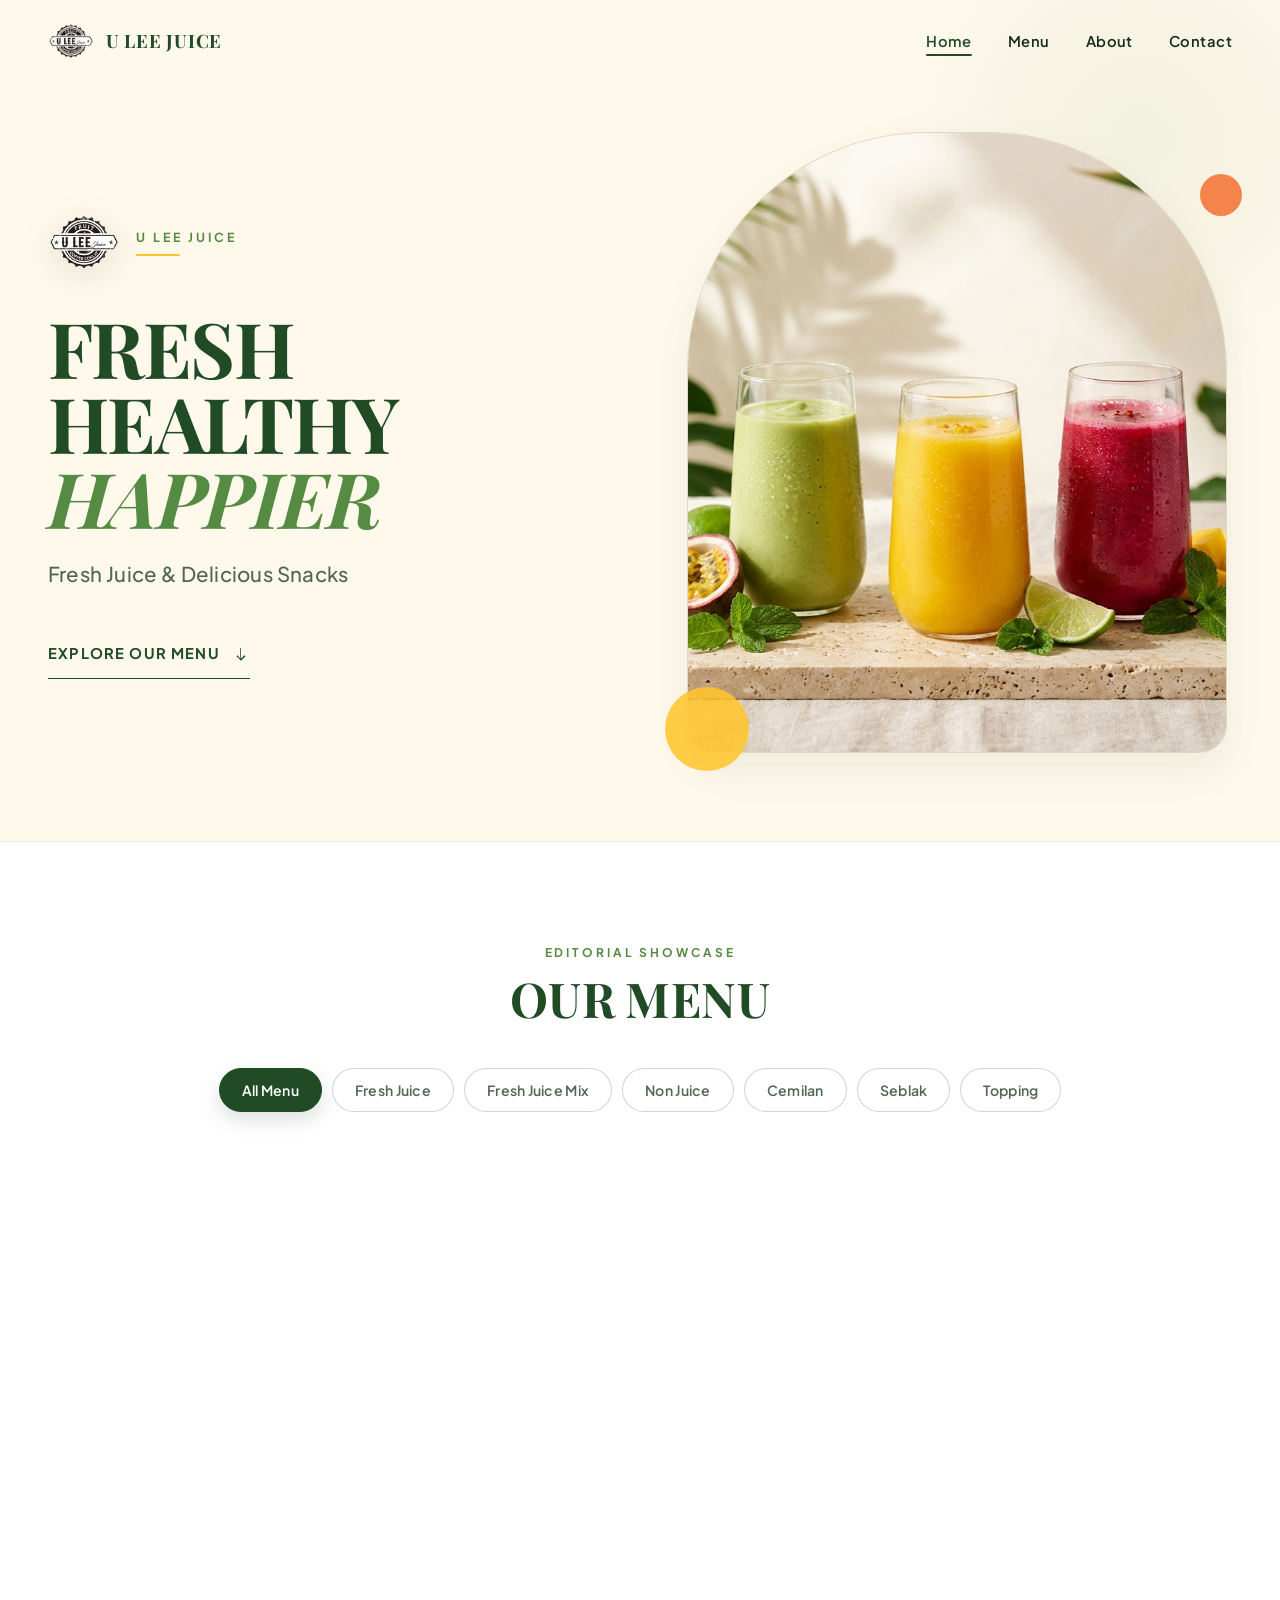
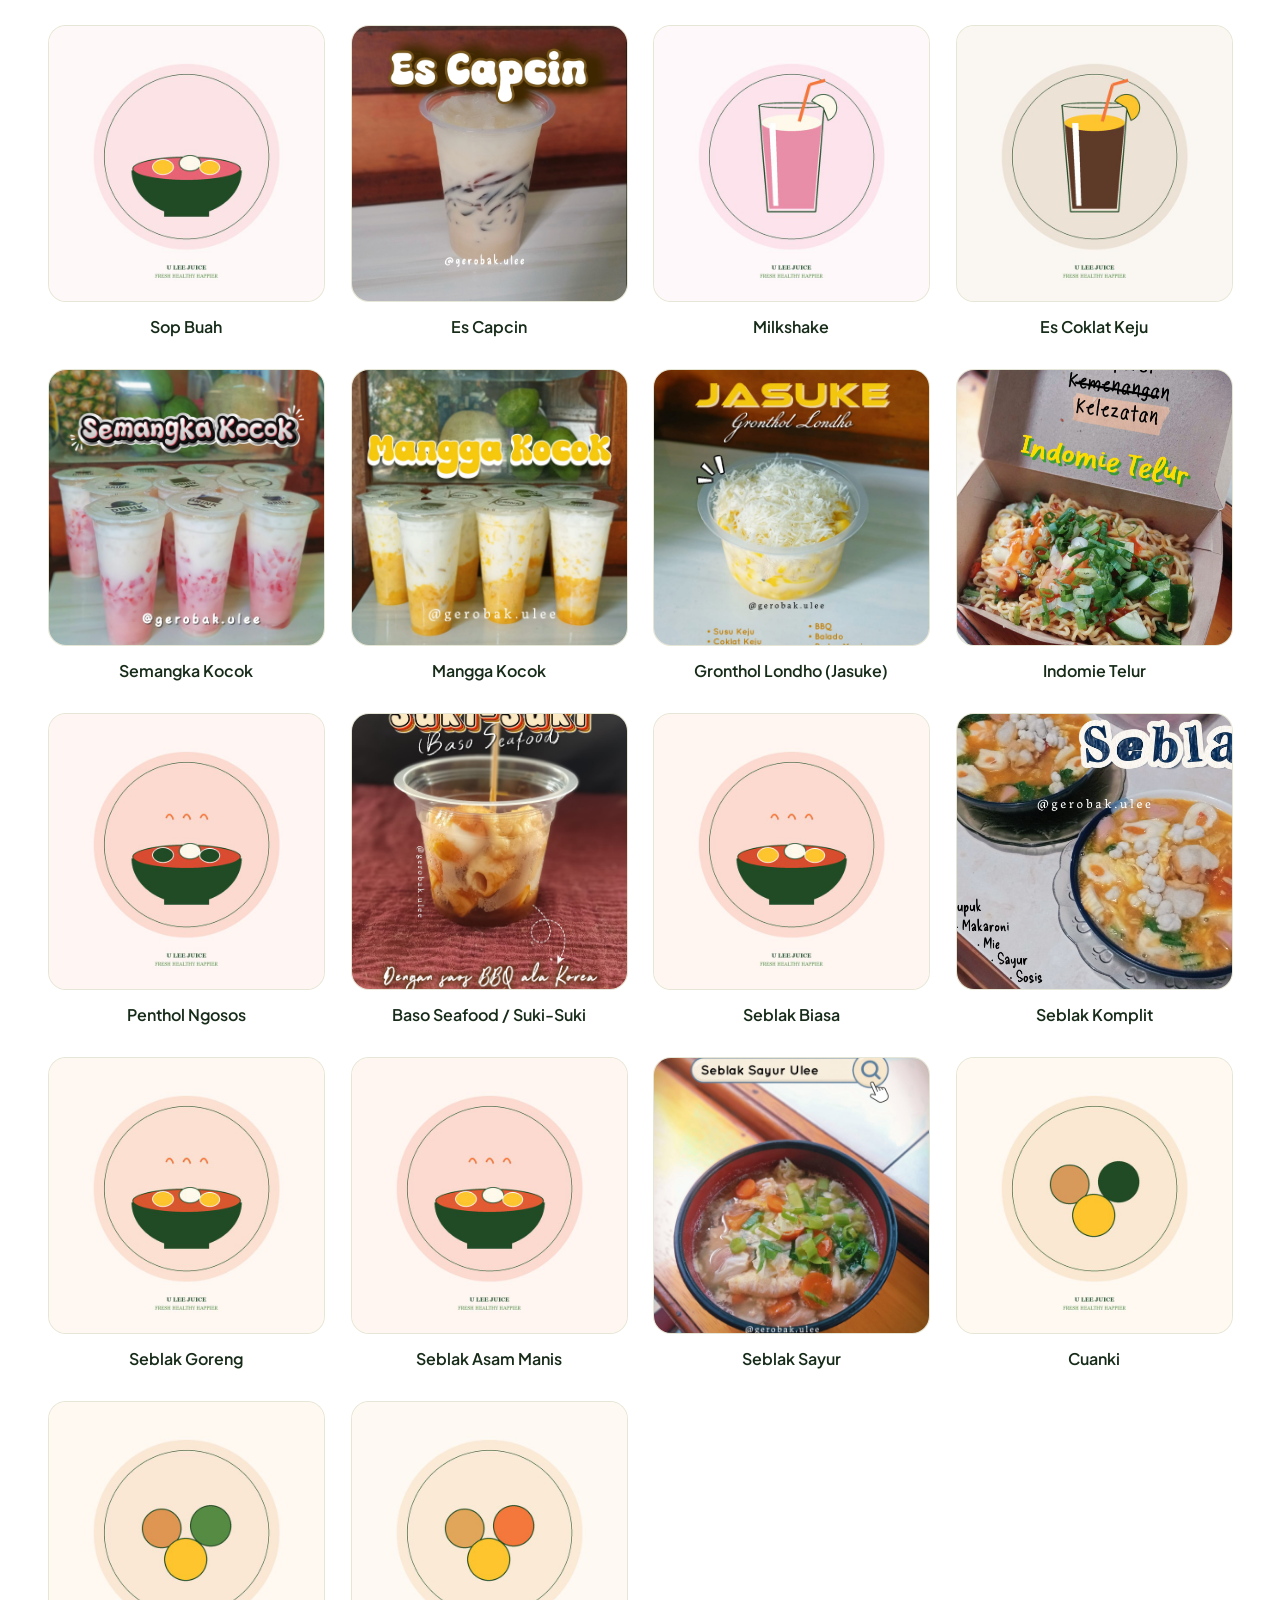
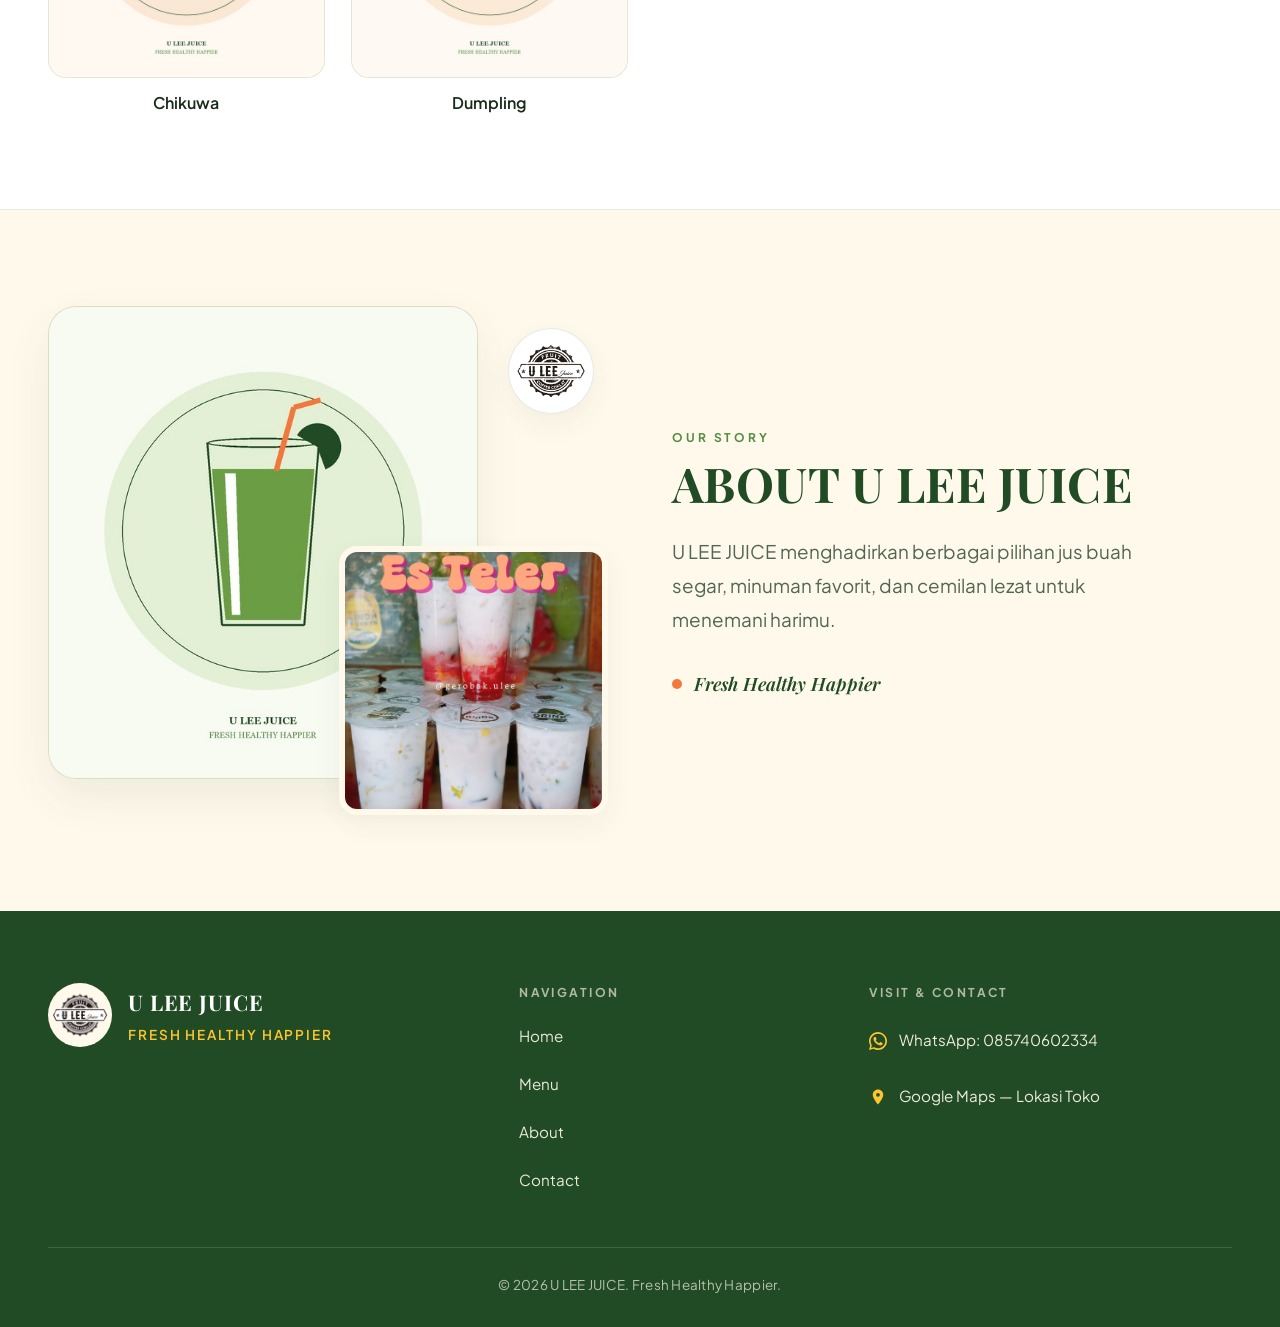
<file: index.html>
<!DOCTYPE html>
<html lang="id">

<head>
  <meta charset="UTF-8">
  <meta name="viewport" content="width=device-width, initial-scale=1.0">
  <title>U LEE JUICE — Fresh Healthy Happier</title>
  <meta name="description"
    content="U LEE JUICE — Fresh Healthy Happier. Fresh Juice & Delicious Snacks. Katalog produk resmi jus buah segar, fresh juice mix, minuman non-juice, cemilan, seblak, dan topping.">
  <meta name="theme-color" content="#204B25">
  <link rel="icon" type="image/png" href="images/logo.png">
  <link rel="preconnect" href="https://fonts.googleapis.com">
  <link rel="preconnect" href="https://fonts.gstatic.com" crossorigin>
  <link
    href="https://fonts.googleapis.com/css2?family=Playfair+Display:ital,wght@0,600;0,700;1,600&family=Plus+Jakarta+Sans:wght@400;500;600;700&display=swap"
    rel="stylesheet">
  <link rel="stylesheet" href="css/style.css">
</head>

<body>
  <a class="skip-link" href="#menu">Skip to Menu</a>

  <!-- ================= NAVBAR ================= -->
  <header class="navbar" id="navbar">
    <div class="container navbar-inner">
      <a href="#home" class="nav-brand" aria-label="U LEE JUICE Home">
        <img src="images/logo.png" alt="Logo U LEE JUICE" class="nav-logo" width="46" height="46">
        <span class="nav-brand-name">U LEE JUICE</span>
      </a>

      <input type="checkbox" id="navToggleCheck" class="sr-only-control" aria-hidden="true">

      <nav class="nav-menu" id="navMenu" aria-label="Main Navigation">
        <ul class="nav-links">
          <li><a href="#home" class="nav-link active">Home</a></li>
          <li><a href="#menu" class="nav-link">Menu</a></li>
          <li><a href="#about" class="nav-link">About</a></li>
          <li><a href="#contact" class="nav-link">Contact</a></li>
        </ul>
      </nav>

      <label
        for="navToggleCheck"
        class="hamburger-btn"
        id="navToggleBtn"
        aria-label="Toggle Menu"
        aria-controls="navMenu"
        role="button"
        tabindex="0"
      >
        <span></span>
        <span></span>
        <span></span>
      </label>
    </div>
  </header>

  <main>
    <!-- ================= HERO SECTION ================= -->
    <section class="hero" id="home">
      <div class="container hero-grid">
        <div class="hero-content reveal">
          <div class="hero-brand-mark">
            <img src="images/logo.png" alt="U LEE JUICE Emblem" class="hero-emblem" width="76" height="76">
            <div class="hero-brand-meta">
              <span class="hero-brand-label">U LEE JUICE</span>
              <span class="hero-brand-divider" aria-hidden="true"></span>
            </div>
          </div>

          <h1 class="hero-title">
            FRESH<br>
            HEALTHY<br>
            <span class="hero-title-accent">HAPPIER</span>
          </h1>

          <p class="hero-subtitle">Fresh Juice &amp; Delicious Snacks</p>

          <a href="#menu" class="hero-scroll-link">
            <span>Explore Our Menu</span>
            <svg class="icon" viewBox="0 0 24 24" aria-hidden="true">
              <path d="M12 4v14.17l4.59-4.58L18 15l-6 6-6-6 1.41-1.41L11 18.17V4h1z" />
            </svg>
          </a>
        </div>

        <div class="hero-visual reveal">
          <div class="hero-frame">
            <img src="images/hero.jpg" alt="Komposisi jus buah segar U LEE JUICE" class="hero-image" width="720"
              height="840">
          </div>
          <div class="hero-fruit-accent hero-accent-yellow" aria-hidden="true"></div>
          <div class="hero-fruit-accent hero-accent-orange" aria-hidden="true"></div>
        </div>
      </div>
    </section>

    <!-- ================= MENU CATALOG SECTION ================= -->
    <section class="section menu-section" id="menu">
      <div class="container">
        <div class="section-header reveal">
          <span class="section-eyebrow">Editorial Showcase</span>
          <h2 class="section-title">OUR MENU</h2>
        </div>

        <input type="radio" name="menu-cat" id="cat-all" class="sr-only-control" checked>
        <input type="radio" name="menu-cat" id="cat-fresh-juice" class="sr-only-control">
        <input type="radio" name="menu-cat" id="cat-fresh-juice-mix" class="sr-only-control">
        <input type="radio" name="menu-cat" id="cat-non-juice" class="sr-only-control">
        <input type="radio" name="menu-cat" id="cat-cemilan" class="sr-only-control">
        <input type="radio" name="menu-cat" id="cat-seblak" class="sr-only-control">
        <input type="radio" name="menu-cat" id="cat-topping" class="sr-only-control">

        <div class="category-bar reveal">
          <div class="category-tabs" id="categoryTabs" role="tablist" aria-label="Menu Categories">
            <label for="cat-all" class="category-tab" data-category="all" role="tab" tabindex="0">All Menu</label>
            <label for="cat-fresh-juice" class="category-tab" data-category="fresh-juice" role="tab" tabindex="0">Fresh Juice</label>
            <label for="cat-fresh-juice-mix" class="category-tab" data-category="fresh-juice-mix" role="tab" tabindex="0">Fresh Juice Mix</label>
            <label for="cat-non-juice" class="category-tab" data-category="non-juice" role="tab" tabindex="0">Non Juice</label>
            <label for="cat-cemilan" class="category-tab" data-category="cemilan" role="tab" tabindex="0">Cemilan</label>
            <label for="cat-seblak" class="category-tab" data-category="seblak" role="tab" tabindex="0">Seblak</label>
            <label for="cat-topping" class="category-tab" data-category="topping" role="tab" tabindex="0">Topping</label>
          </div>
        </div>

        <div class="product-grid" id="productGrid" aria-live="polite">
          <!-- Rendered cleanly by js/script.js -->
        </div>
      </div>
    </section>

    <!-- ================= ABOUT SECTION ================= -->
    <section class="section about-section" id="about">
      <div class="container about-grid">
        <div class="about-gallery reveal">
          <figure class="about-photo-main">
            <img src="images/products/jus-alpukat.jpg" alt="Jus Alpukat U LEE JUICE" loading="lazy" width="520"
              height="520">
          </figure>
          <figure class="about-photo-secondary">
            <img src="images/products/es-teler.jpg" alt="Es Teler U LEE JUICE" loading="lazy" width="380" height="380">
          </figure>
          <div class="about-seal">
            <img src="images/logo.png" alt="Logo U LEE JUICE" width="82" height="82">
          </div>
        </div>

        <div class="about-content reveal">
          <span class="section-eyebrow">Our Story</span>
          <h2 class="section-title">ABOUT U LEE JUICE</h2>
          <p class="about-text">
            U LEE JUICE menghadirkan berbagai pilihan jus buah segar, minuman favorit, dan cemilan lezat untuk menemani
            harimu.
          </p>
          <div class="about-signature">
            <span class="about-signature-dot" aria-hidden="true"></span>
            <span>Fresh Healthy Happier</span>
          </div>
        </div>
      </div>
    </section>
  </main>

  <!-- ================= CONTACT & MINIMALIST FOOTER ================= -->
  <footer class="footer" id="contact">
    <div class="container">
      <div class="footer-main">
        <div class="footer-brand">
          <a href="#home" class="footer-brand-link" aria-label="Kembali ke atas">
            <img src="images/logo.png" alt="Logo U LEE JUICE" class="footer-logo" width="64" height="64">
            <div>
              <h3 class="footer-brand-name">U LEE JUICE</h3>
              <p class="footer-tagline">Fresh Healthy Happier</p>
            </div>
          </a>
        </div>

        <nav class="footer-nav" aria-label="Footer Navigation">
          <span class="footer-heading">Navigation</span>
          <ul>
            <li><a href="#home">Home</a></li>
            <li><a href="#menu">Menu</a></li>
            <li><a href="#about">About</a></li>
            <li><a href="#contact">Contact</a></li>
          </ul>
        </nav>

        <div class="footer-contact">
          <span class="footer-heading">Visit &amp; Contact</span>
          <ul class="footer-contact-list">
            <li>
              <a
                href="https://api.whatsapp.com/send?phone=6285740602334"
                rel="noopener noreferrer"
                class="footer-contact-link"
              >
                <svg class="icon" viewBox="0 0 24 24" aria-hidden="true">
                  <path
                    d="M20.5 3.5A11.8 11.8 0 0 0 12 0C5.4 0 0 5.4 0 12c0 2.1.6 4.2 1.6 6L0 24l6.2-1.6A11.9 11.9 0 0 0 12 24c6.6 0 12-5.4 12-12 0-3.2-1.2-6.2-3.5-8.5zM12 21.8c-1.8 0-3.6-.5-5.1-1.4l-.4-.2-3.7 1 1-3.6-.2-.4A9.8 9.8 0 0 1 2.2 12c0-5.4 4.4-9.8 9.8-9.8 2.6 0 5.1 1 6.9 2.9a9.7 9.7 0 0 1 2.9 6.9c0 5.4-4.4 9.8-9.8 9.8zm5.4-7.4c-.3-.1-1.7-.9-2-1-.3-.1-.5-.1-.7.2-.2.3-.8 1-.9 1.2-.2.2-.3.2-.6.1-.3-.1-1.2-.5-2.4-1.5-.9-.8-1.5-1.8-1.7-2.1-.2-.3 0-.5.1-.6l.5-.5c.1-.2.2-.3.3-.5.1-.2 0-.4 0-.5 0-.1-.7-1.6-.9-2.2-.2-.6-.5-.5-.7-.5h-.6c-.2 0-.5.1-.8.4-.3.3-1 1-1 2.5s1.1 2.9 1.2 3.1c.2.2 2.1 3.3 5.2 4.6.7.3 1.3.5 1.7.6.7.2 1.4.2 1.9.1.6-.1 1.7-.7 2-1.4.2-.7.2-1.3.2-1.4-.1-.1-.3-.2-.6-.3z" />
                </svg>
                <span>WhatsApp: 085740602334</span>
              </a>
            </li>
            <li>
              <a
                href="https://maps.app.goo.gl/xxgviFwp5TJLemdB6"
                rel="noopener noreferrer"
                class="footer-contact-link"
              >
                <svg class="icon" viewBox="0 0 24 24" aria-hidden="true">
                  <path
                    d="M12 2C8.13 2 5 5.13 5 9c0 5.25 7 13 7 13s7-7.75 7-13c0-3.87-3.13-7-7-7zm0 9.5A2.5 2.5 0 1 1 12 6.5a2.5 2.5 0 0 1 0 5z" />
                </svg>
                <span>Google Maps — Lokasi Toko</span>
              </a>
            </li>
          </ul>
        </div>
      </div>

      <div class="footer-bottom">
        <p>&copy; <span id="currentYear">2026</span> U LEE JUICE. Fresh Healthy Happier.</p>
      </div>
    </div>
  </footer>

  <!-- ================= MINIMAL PHOTO LIGHTBOX ================= -->
  <div class="lightbox-backdrop" id="lightboxBackdrop" hidden>
    <div class="lightbox" role="dialog" aria-modal="true" aria-labelledby="lightboxTitle">
      <button type="button" class="lightbox-close" id="closeLightboxBtn" aria-label="Tutup foto">&times;</button>
      <div class="lightbox-media">
        <img id="lightboxImage" src="images/hero.jpg" alt="" class="lightbox-img">
      </div>
      <h3 id="lightboxTitle" class="lightbox-title">Nama Produk</h3>
    </div>
  </div>

  <script src="js/script.js"></script>
</body>

</html>
</file>
<file: css/style.css>
/* =========================================================
   U LEE JUICE — Editorial Juice Bar Stylesheet
   =========================================================
   CARA MENGUBAH WARNA WEBSITE:
   Ubah kode warna hex di bagian :root di bawah ini.
   ========================================================= */

:root {
  /* Palet Warna Utama Brand */
  --color-forest: #204B25;
  --color-fresh: #568B43;
  --color-cream: #FFF9EC;
  --color-yellow: #FFC52E;
  --color-orange: #F4773B;
  --color-white: #FFFFFF;

  /* Warna Turunan & Teks */
  --color-cream-tint: #F7EED8;
  --color-ink: #172B19;
  --color-ink-muted: #516653;
  --color-line: rgba(32, 75, 37, 0.11);
  --color-line-strong: rgba(32, 75, 37, 0.22);

  /* Tipografi */
  --font-display: 'Playfair Display', Georgia, 'Times New Roman', serif;
  --font-sans: 'Plus Jakarta Sans', 'Segoe UI', system-ui, -apple-system, sans-serif;

  /* Radius & Bayangan Halus */
  --radius-sm: 10px;
  --radius-md: 18px;
  --radius-lg: 28px;
  --radius-pill: 999px;
  --shadow-soft: 0 18px 44px rgba(32, 75, 37, 0.08);
  --shadow-card: 0 10px 28px rgba(32, 75, 37, 0.06);

  /* Transisi */
  --ease: cubic-bezier(0.22, 1, 0.36, 1);
  --duration: 0.36s;
}

/* =========================================================
   RESET & BASE
   ========================================================= */
*,
*::before,
*::after {
  box-sizing: border-box;
}

html {
  scroll-behavior: smooth;
  scroll-padding-top: 84px;
}

body {
  margin: 0;
  font-family: var(--font-sans);
  color: var(--color-ink);
  background-color: var(--color-cream);
  line-height: 1.6;
  overflow-x: hidden;
  -webkit-font-smoothing: antialiased;
  -moz-osx-font-smoothing: grayscale;
}

img {
  display: block;
  max-width: 100%;
}

a {
  color: inherit;
  text-decoration: none;
}

button {
  font-family: inherit;
}

.icon {
  width: 18px;
  height: 18px;
  fill: currentColor;
  flex-shrink: 0;
}

.container {
  width: 100%;
  max-width: 1240px;
  margin-inline: auto;
  padding-inline: 28px;
}

.skip-link {
  position: absolute;
  left: -9999px;
  top: 0;
  z-index: 2000;
  background: var(--color-forest);
  color: var(--color-white);
  padding: 10px 18px;
  border-radius: 0 0 var(--radius-sm) 0;
  font-size: 0.875rem;
  font-weight: 600;
}
.skip-link:focus {
  left: 16px;
  top: 12px;
}

.sr-only-control {
  position: absolute;
  width: 1px;
  height: 1px;
  padding: 0;
  margin: -1px;
  overflow: hidden;
  clip: rect(0, 0, 0, 0);
  white-space: nowrap;
  border: 0;
}

/* =========================================================
   NAVBAR
   ========================================================= */
.navbar {
  position: fixed;
  inset-inline: 0;
  top: 0;
  z-index: 1000;
  background: transparent;
  animation: navEnter 0.6s var(--ease) both;
  transition: background-color var(--duration) var(--ease),
              box-shadow var(--duration) var(--ease),
              border-color var(--duration) var(--ease);
  border-bottom: 1px solid transparent;
}

@keyframes navEnter {
  from {
    opacity: 0;
    transform: translateY(-12px);
  }
  to {
    opacity: 1;
    transform: translateY(0);
  }
}

.navbar.scrolled {
  background: rgba(255, 255, 255, 0.94);
  backdrop-filter: blur(16px);
  -webkit-backdrop-filter: blur(16px);
  border-bottom-color: var(--color-line);
  box-shadow: 0 6px 24px rgba(32, 75, 37, 0.05);
}

.navbar-inner {
  display: flex;
  align-items: center;
  justify-content: space-between;
  min-height: 82px;
  gap: 24px;
  transition: min-height var(--duration) var(--ease);
}

.navbar.scrolled .navbar-inner {
  min-height: 70px;
}

.nav-brand {
  display: inline-flex;
  align-items: center;
  gap: 12px;
  flex-shrink: 0;
}

.nav-logo {
  width: 46px;
  height: 46px;
  object-fit: contain;
  border-radius: 50%;
  transition: transform var(--duration) var(--ease);
}

.nav-brand:hover .nav-logo {
  transform: scale(1.04);
}

.nav-brand-name {
  font-family: var(--font-display);
  font-weight: 700;
  font-size: 1.15rem;
  letter-spacing: 0.04em;
  color: var(--color-forest);
}

.nav-links {
  display: flex;
  align-items: center;
  gap: 36px;
  list-style: none;
  margin: 0;
  padding: 0;
}

.nav-link {
  position: relative;
  font-size: 0.92rem;
  font-weight: 600;
  letter-spacing: 0.03em;
  color: var(--color-ink);
  padding-block: 6px;
  transition: color var(--duration) var(--ease);
}

.nav-link::after {
  content: '';
  position: absolute;
  left: 0;
  right: 0;
  bottom: 0;
  height: 2px;
  background: var(--color-forest);
  border-radius: 2px;
  transform: scaleX(0);
  transform-origin: center;
  transition: transform var(--duration) var(--ease);
}

.nav-link:hover,
.nav-link.active {
  color: var(--color-forest);
}

.nav-link.active::after,
.nav-link:hover::after {
  transform: scaleX(1);
}

.hamburger-btn {
  display: none;
  position: relative;
  z-index: 1002;
  flex-direction: column;
  justify-content: center;
  align-items: center;
  gap: 5px;
  width: 44px;
  height: 44px;
  border: 1px solid var(--color-line-strong);
  border-radius: 50%;
  background: rgba(255, 255, 255, 0.72);
  cursor: pointer;
  padding: 0;
  touch-action: manipulation;
  -webkit-tap-highlight-color: transparent;
  transition: background-color var(--duration) var(--ease), border-color var(--duration) var(--ease);
}

.hamburger-btn span {
  display: block;
  width: 18px;
  height: 1.8px;
  background: var(--color-forest);
  border-radius: 2px;
  transition: transform 0.28s var(--ease), opacity 0.2s ease;
}

#navToggleCheck:checked ~ .hamburger-btn span:nth-child(1) {
  transform: translateY(6.8px) rotate(45deg);
}
#navToggleCheck:checked ~ .hamburger-btn span:nth-child(2) {
  opacity: 0;
}
#navToggleCheck:checked ~ .hamburger-btn span:nth-child(3) {
  transform: translateY(-6.8px) rotate(-45deg);
}

/* =========================================================
   HERO SECTION
   ========================================================= */
.hero {
  position: relative;
  background: var(--color-cream);
  padding: 132px 0 88px;
  overflow: hidden;
}

.hero::before {
  content: '';
  position: absolute;
  top: -120px;
  right: -120px;
  width: 520px;
  height: 520px;
  border-radius: 50%;
  background: radial-gradient(circle, rgba(86, 139, 67, 0.08) 0%, rgba(255, 249, 236, 0) 70%);
  pointer-events: none;
}

.hero-grid {
  display: grid;
  grid-template-columns: minmax(0, 1.02fr) minmax(0, 0.98fr);
  align-items: center;
  gap: 64px;
}

.hero-content {
  position: relative;
  z-index: 2;
}

.hero-brand-mark {
  display: flex;
  align-items: center;
  gap: 16px;
  margin-bottom: 32px;
  animation: heroUp 0.7s var(--ease) 0.08s both;
}

.hero-emblem {
  width: 72px;
  height: 72px;
  object-fit: contain;
  border-radius: 50%;
  filter: drop-shadow(0 8px 18px rgba(32, 75, 37, 0.14));
  animation: emblemSettle 0.85s var(--ease) 0.05s both;
}

.hero-brand-meta {
  display: flex;
  flex-direction: column;
  gap: 6px;
}

.hero-brand-label {
  font-size: 0.78rem;
  font-weight: 700;
  letter-spacing: 0.24em;
  color: var(--color-fresh);
  text-transform: uppercase;
}

.hero-brand-divider {
  width: 44px;
  height: 2px;
  background: var(--color-yellow);
  border-radius: 2px;
}

.hero-title {
  margin: 0 0 22px;
  font-family: var(--font-display);
  font-weight: 700;
  font-size: clamp(2.85rem, 6vw, 5.15rem);
  line-height: 0.98;
  letter-spacing: -0.02em;
  color: var(--color-forest);
  animation: heroUp 0.8s var(--ease) 0.18s both;
}

.hero-title-accent {
  font-style: italic;
  color: var(--color-fresh);
}

.hero-subtitle {
  margin: 0 0 40px;
  font-size: clamp(1.05rem, 1.8vw, 1.28rem);
  font-weight: 500;
  color: var(--color-ink-muted);
  letter-spacing: 0.01em;
  animation: heroUp 0.8s var(--ease) 0.28s both;
}

.hero-scroll-link {
  display: inline-flex;
  align-items: center;
  gap: 12px;
  padding: 12px 0;
  font-size: 0.92rem;
  font-weight: 700;
  letter-spacing: 0.08em;
  text-transform: uppercase;
  color: var(--color-forest);
  border-bottom: 1.5px solid var(--color-forest);
  animation: heroUp 0.8s var(--ease) 0.38s both;
  transition: gap var(--duration) var(--ease), color var(--duration) var(--ease), border-color var(--duration) var(--ease);
}

.hero-scroll-link .icon {
  animation: gentleBob 2.2s ease-in-out infinite;
}

.hero-scroll-link:hover {
  gap: 18px;
  color: var(--color-fresh);
  border-color: var(--color-fresh);
}

.hero-visual {
  position: relative;
  display: flex;
  justify-content: center;
  animation: heroVisualIn 0.95s var(--ease) 0.2s both;
}

.hero-frame {
  position: relative;
  width: 100%;
  max-width: 540px;
  aspect-ratio: 4 / 4.6;
  border-radius: 240px 240px 28px 28px;
  overflow: hidden;
  background: var(--color-cream-tint);
  box-shadow: var(--shadow-soft);
  border: 1px solid rgba(32, 75, 37, 0.12);
}

.hero-image {
  width: 100%;
  height: 100%;
  object-fit: cover;
  object-position: center;
  transition: transform 0.9s var(--ease);
  will-change: transform;
}

.hero-frame:hover .hero-image {
  transform: scale(1.03);
}

.hero-fruit-accent {
  position: absolute;
  border-radius: 50%;
  pointer-events: none;
  z-index: 0;
}

.hero-accent-yellow {
  width: 84px;
  height: 84px;
  bottom: -18px;
  left: -18px;
  background: var(--color-yellow);
  opacity: 0.88;
  animation: floatSlow 5.5s ease-in-out infinite;
}

.hero-accent-orange {
  width: 42px;
  height: 42px;
  top: 42px;
  right: -10px;
  background: var(--color-orange);
  opacity: 0.9;
  animation: floatSlow 4.5s ease-in-out 0.8s infinite reverse;
}

@keyframes heroUp {
  from {
    opacity: 0;
    transform: translateY(22px);
  }
  to {
    opacity: 1;
    transform: translateY(0);
  }
}

@keyframes emblemSettle {
  from {
    opacity: 0;
    transform: scale(0.84) rotate(-8deg);
  }
  to {
    opacity: 1;
    transform: scale(1) rotate(0deg);
  }
}

@keyframes heroVisualIn {
  from {
    opacity: 0;
    transform: translateY(26px) scale(0.96);
  }
  to {
    opacity: 1;
    transform: translateY(0) scale(1);
  }
}

@keyframes gentleBob {
  0%, 100% {
    transform: translateY(0);
  }
  50% {
    transform: translateY(4px);
  }
}

@keyframes floatSlow {
  0%, 100% {
    transform: translateY(0) scale(1);
  }
  50% {
    transform: translateY(-10px) scale(1.04);
  }
}

/* =========================================================
   SECTION SHARED
   ========================================================= */
.section {
  padding: 96px 0;
}

.section-header {
  text-align: center;
  margin-bottom: 42px;
}

.section-eyebrow {
  display: inline-block;
  margin-bottom: 10px;
  font-size: 0.75rem;
  font-weight: 700;
  letter-spacing: 0.24em;
  text-transform: uppercase;
  color: var(--color-fresh);
}

.section-title {
  margin: 0;
  font-family: var(--font-display);
  font-weight: 700;
  font-size: clamp(2rem, 3.8vw, 3rem);
  letter-spacing: 0.01em;
  line-height: 1.12;
  color: var(--color-forest);
}

/* =========================================================
   MENU CATALOG SECTION
   ========================================================= */
.menu-section {
  background: var(--color-white);
  border-top: 1px solid var(--color-line);
  border-bottom: 1px solid var(--color-line);
}

.category-bar {
  display: flex;
  justify-content: center;
  margin-bottom: 48px;
}

.category-tabs {
  display: flex;
  flex-wrap: wrap;
  justify-content: center;
  gap: 10px;
  max-width: 100%;
}

.category-tab {
  appearance: none;
  display: inline-flex;
  align-items: center;
  justify-content: center;
  user-select: none;
  touch-action: manipulation;
  -webkit-tap-highlight-color: transparent;
  border: 1px solid var(--color-line-strong);
  background: var(--color-white);
  color: var(--color-ink-muted);
  padding: 10px 22px;
  border-radius: var(--radius-pill);
  font-size: 0.88rem;
  font-weight: 600;
  letter-spacing: 0.02em;
  cursor: pointer;
  white-space: nowrap;
  transition: background-color var(--duration) var(--ease),
              color var(--duration) var(--ease),
              border-color var(--duration) var(--ease),
              transform 0.2s var(--ease),
              box-shadow var(--duration) var(--ease);
}

.category-tab:hover {
  border-color: var(--color-forest);
  color: var(--color-forest);
  transform: translateY(-1px);
}

.category-tab:active {
  transform: scale(0.95);
}

#cat-all:checked ~ .category-bar label[for="cat-all"],
#cat-fresh-juice:checked ~ .category-bar label[for="cat-fresh-juice"],
#cat-fresh-juice-mix:checked ~ .category-bar label[for="cat-fresh-juice-mix"],
#cat-non-juice:checked ~ .category-bar label[for="cat-non-juice"],
#cat-cemilan:checked ~ .category-bar label[for="cat-cemilan"],
#cat-seblak:checked ~ .category-bar label[for="cat-seblak"],
#cat-topping:checked ~ .category-bar label[for="cat-topping"] {
  background: var(--color-forest);
  border-color: var(--color-forest);
  color: var(--color-white);
  box-shadow: 0 8px 20px rgba(32, 75, 37, 0.16);
}

#cat-fresh-juice:checked ~ .product-grid .product-card:not([data-category="fresh-juice"]),
#cat-fresh-juice-mix:checked ~ .product-grid .product-card:not([data-category="fresh-juice-mix"]),
#cat-non-juice:checked ~ .product-grid .product-card:not([data-category="non-juice"]),
#cat-cemilan:checked ~ .product-grid .product-card:not([data-category="cemilan"]),
#cat-seblak:checked ~ .product-grid .product-card:not([data-category="seblak"]),
#cat-topping:checked ~ .product-grid .product-card:not([data-category="topping"]) {
  display: none;
}

/* Grid Produk */
.product-grid {
  display: grid;
  grid-template-columns: repeat(4, minmax(0, 1fr));
  gap: 32px 26px;
}

.product-card {
  display: flex;
  flex-direction: column;
  cursor: pointer;
  outline: none;
  -webkit-tap-highlight-color: transparent;
  transition: transform 0.22s var(--ease);
  animation: cardFadeIn 0.48s var(--ease) both;
}

.product-card:active {
  transform: scale(0.96);
}

@keyframes cardFadeIn {
  from {
    opacity: 0;
    transform: translateY(18px) scale(0.97);
  }
  to {
    opacity: 1;
    transform: translateY(0) scale(1);
  }
}

.product-media {
  position: relative;
  width: 100%;
  aspect-ratio: 1 / 1;
  border-radius: var(--radius-md);
  overflow: hidden;
  background: var(--color-cream);
  border: 1px solid var(--color-line);
  transition: box-shadow var(--duration) var(--ease), border-color var(--duration) var(--ease);
}

.product-img {
  width: 100%;
  height: 100%;
  object-fit: cover;
  object-position: center;
  transition: transform 0.55s var(--ease);
}

.product-name {
  margin: 14px 4px 0;
  font-size: 1rem;
  font-weight: 600;
  line-height: 1.35;
  color: var(--color-ink);
  text-align: center;
  transition: color var(--duration) var(--ease);
}

.product-card:hover .product-media,
.product-card:focus-visible .product-media {
  border-color: rgba(32, 75, 37, 0.28);
  box-shadow: var(--shadow-card);
}

.product-card:hover .product-img,
.product-card:focus-visible .product-img {
  transform: scale(1.06);
}

.product-card:hover .product-name,
.product-card:focus-visible .product-name {
  color: var(--color-forest);
}

.product-card:focus-visible .product-media {
  outline: 2px solid var(--color-forest);
  outline-offset: 3px;
}

/* =========================================================
   ABOUT SECTION
   ========================================================= */
.about-section {
  background: var(--color-cream);
}

.about-grid {
  display: grid;
  grid-template-columns: minmax(0, 1fr) minmax(0, 1fr);
  align-items: center;
  gap: 64px;
}

.about-gallery {
  position: relative;
  padding-bottom: 36px;
  padding-right: 36px;
}

.about-photo-main {
  margin: 0;
  width: 82%;
  aspect-ratio: 4 / 4.4;
  border-radius: var(--radius-lg);
  overflow: hidden;
  background: var(--color-cream-tint);
  border: 1px solid var(--color-line);
  box-shadow: var(--shadow-soft);
}

.about-photo-main img {
  width: 100%;
  height: 100%;
  object-fit: cover;
}

.about-photo-secondary {
  position: absolute;
  right: 0;
  bottom: 0;
  margin: 0;
  width: 48%;
  aspect-ratio: 1 / 1;
  border-radius: var(--radius-md);
  overflow: hidden;
  background: var(--color-white);
  border: 6px solid var(--color-cream);
  box-shadow: var(--shadow-card);
}

.about-photo-secondary img {
  width: 100%;
  height: 100%;
  object-fit: cover;
}

.about-seal {
  position: absolute;
  top: 22px;
  right: 14px;
  width: 86px;
  height: 86px;
  border-radius: 50%;
  background: var(--color-white);
  padding: 6px;
  box-shadow: var(--shadow-card);
  border: 1px solid var(--color-line);
  animation: floatSlow 6s ease-in-out infinite;
}

.about-seal img {
  width: 100%;
  height: 100%;
  object-fit: contain;
}

.about-content .section-title {
  margin-bottom: 24px;
}

.about-text {
  margin: 0 0 32px;
  font-size: clamp(1.04rem, 1.5vw, 1.18rem);
  line-height: 1.8;
  color: var(--color-ink-muted);
  max-width: 500px;
}

.about-signature {
  display: inline-flex;
  align-items: center;
  gap: 12px;
  font-family: var(--font-display);
  font-style: italic;
  font-size: 1.15rem;
  font-weight: 600;
  color: var(--color-forest);
}

.about-signature-dot {
  width: 10px;
  height: 10px;
  border-radius: 50%;
  background: var(--color-orange);
}

/* =========================================================
   FOOTER & CONTACT
   ========================================================= */
.footer {
  background: var(--color-forest);
  color: var(--color-cream);
  padding: 72px 0 32px;
}

.footer-main {
  display: grid;
  grid-template-columns: 1.4fr 1fr 1.2fr;
  gap: 48px;
  padding-bottom: 48px;
  border-bottom: 1px solid rgba(255, 249, 236, 0.14);
}

.footer-brand-link {
  display: inline-flex;
  align-items: center;
  gap: 16px;
}

.footer-logo {
  width: 64px;
  height: 64px;
  object-fit: contain;
  border-radius: 50%;
  background: var(--color-cream);
  padding: 3px;
}

.footer-brand-name {
  margin: 0 0 4px;
  font-family: var(--font-display);
  font-size: 1.35rem;
  font-weight: 700;
  letter-spacing: 0.04em;
  color: var(--color-white);
}

.footer-tagline {
  margin: 0;
  font-size: 0.85rem;
  font-weight: 600;
  letter-spacing: 0.14em;
  text-transform: uppercase;
  color: var(--color-yellow);
}

.footer-heading {
  display: block;
  margin-bottom: 16px;
  font-size: 0.76rem;
  font-weight: 700;
  letter-spacing: 0.2em;
  text-transform: uppercase;
  color: rgba(255, 249, 236, 0.64);
}

.footer-nav ul,
.footer-contact-list {
  list-style: none;
  margin: 0;
  padding: 0;
  display: flex;
  flex-direction: column;
  gap: 12px;
}

.footer-nav a {
  display: inline-flex;
  align-items: center;
  min-height: 36px;
  font-size: 0.95rem;
  color: rgba(255, 249, 236, 0.9);
  transition: color var(--duration) var(--ease);
}

.footer-nav a:hover {
  color: var(--color-yellow);
}

.footer-contact-link {
  display: inline-flex;
  align-items: center;
  min-height: 44px;
  gap: 12px;
  font-size: 0.95rem;
  color: rgba(255, 249, 236, 0.92);
  -webkit-tap-highlight-color: transparent;
  transition: color var(--duration) var(--ease), transform var(--duration) var(--ease);
}

.footer-contact-link .icon {
  color: var(--color-yellow);
}

.footer-contact-link:hover {
  color: var(--color-white);
  transform: translateX(3px);
}

.footer-bottom {
  padding-top: 26px;
  text-align: center;
}

.footer-bottom p {
  margin: 0;
  font-size: 0.84rem;
  color: rgba(255, 249, 236, 0.68);
  letter-spacing: 0.02em;
}

/* =========================================================
   LIGHTBOX
   ========================================================= */
.lightbox-backdrop[hidden] {
  display: none;
}

.lightbox-backdrop {
  position: fixed;
  inset: 0;
  z-index: 2000;
  background: rgba(23, 43, 25, 0.78);
  backdrop-filter: blur(8px);
  display: flex;
  align-items: center;
  justify-content: center;
  padding: 24px;
}

.lightbox {
  position: relative;
  width: 100%;
  max-width: 500px;
  background: var(--color-white);
  border-radius: var(--radius-lg);
  padding: 18px 18px 24px;
  box-shadow: 0 28px 64px rgba(0, 0, 0, 0.3);
  text-align: center;
  animation: lightboxIn 0.26s var(--ease) both;
}

@keyframes lightboxIn {
  from {
    opacity: 0;
    transform: scale(0.95);
  }
  to {
    opacity: 1;
    transform: scale(1);
  }
}

.lightbox-close {
  position: absolute;
  top: 12px;
  right: 12px;
  z-index: 2;
  width: 38px;
  height: 38px;
  border-radius: 50%;
  border: none;
  background: rgba(255, 255, 255, 0.92);
  color: var(--color-forest);
  font-size: 1.5rem;
  line-height: 1;
  cursor: pointer;
  display: inline-flex;
  align-items: center;
  justify-content: center;
  box-shadow: 0 4px 12px rgba(0, 0, 0, 0.12);
  transition: background-color 0.2s ease, transform 0.2s ease;
}

.lightbox-close:hover {
  background: var(--color-cream);
  transform: scale(1.06);
}

.lightbox-media {
  width: 100%;
  aspect-ratio: 1 / 1;
  border-radius: var(--radius-md);
  overflow: hidden;
  background: var(--color-cream);
}

.lightbox-img {
  width: 100%;
  height: 100%;
  object-fit: cover;
}

.lightbox-title {
  margin: 18px 0 0;
  font-family: var(--font-display);
  font-size: 1.4rem;
  font-weight: 700;
  color: var(--color-forest);
}

/* =========================================================
   SCROLL REVEAL ANIMATION
   ========================================================= */
.js-animate .reveal {
  opacity: 0;
  transform: translateY(22px);
  transition: opacity 0.65s var(--ease), transform 0.65s var(--ease);
}

.js-animate .reveal.is-visible {
  opacity: 1;
  transform: translateY(0);
}

@media (prefers-reduced-motion: reduce) {
  html {
    scroll-behavior: auto;
  }
  .js-animate .reveal {
    opacity: 1;
    transform: none;
    transition: none;
  }
  .product-card,
  .product-img,
  .hero-image {
    animation: none;
    transition: none;
  }
}

/* =========================================================
   RESPONSIVE DESIGN (TABLET & MOBILE)
   ========================================================= */
@media (max-width: 1080px) {
  .product-grid {
    grid-template-columns: repeat(3, minmax(0, 1fr));
    gap: 28px 20px;
  }

  .hero-grid,
  .about-grid {
    gap: 44px;
  }
}

@media (max-width: 860px) {
  .container {
    padding-inline: 20px;
  }

  .hamburger-btn {
    display: inline-flex;
  }

  .nav-menu {
    position: fixed;
    top: 72px;
    left: 16px;
    right: 16px;
    z-index: 1001;
    background: var(--color-white);
    border: 1px solid var(--color-line);
    border-radius: var(--radius-md);
    padding: 20px 24px;
    box-shadow: var(--shadow-soft);
    opacity: 0;
    visibility: hidden;
    pointer-events: none;
    transform: translateY(-10px);
    transition: opacity 0.25s var(--ease), transform 0.25s var(--ease), visibility 0.25s;
  }

  #navToggleCheck:checked ~ .nav-menu {
    opacity: 1;
    visibility: visible;
    pointer-events: auto;
    transform: translateY(0);
  }

  .nav-links {
    flex-direction: column;
    align-items: stretch;
    gap: 6px;
  }

  .nav-link {
    display: block;
    padding: 12px 6px;
    font-size: 1rem;
    opacity: 0;
    transform: translateX(-8px);
    transition: opacity 0.28s var(--ease), transform 0.28s var(--ease), color 0.2s ease;
  }

  #navToggleCheck:checked ~ .nav-menu .nav-link {
    opacity: 1;
    transform: translateX(0);
  }
  #navToggleCheck:checked ~ .nav-menu li:nth-child(1) .nav-link { transition-delay: 0.04s; }
  #navToggleCheck:checked ~ .nav-menu li:nth-child(2) .nav-link { transition-delay: 0.08s; }
  #navToggleCheck:checked ~ .nav-menu li:nth-child(3) .nav-link { transition-delay: 0.12s; }
  #navToggleCheck:checked ~ .nav-menu li:nth-child(4) .nav-link { transition-delay: 0.16s; }

  .nav-link::after {
    display: none;
  }

  .hero {
    padding: 112px 0 68px;
  }

  .hero-grid {
    grid-template-columns: 1fr;
    gap: 40px;
    text-align: center;
  }

  .hero-brand-mark {
    justify-content: center;
    margin-bottom: 22px;
  }

  .hero-brand-divider {
    margin-inline: auto;
  }

  .hero-subtitle {
    margin-bottom: 28px;
  }

  .hero-frame {
    max-width: 400px;
    aspect-ratio: 4 / 4.2;
  }

  .hero-accent-yellow {
    width: 64px;
    height: 64px;
    left: 6px;
    bottom: -12px;
  }

  .hero-accent-orange {
    width: 34px;
    height: 34px;
    right: 12px;
    top: 24px;
  }

  .section {
    padding: 72px 0;
  }

  .about-grid {
    grid-template-columns: 1fr;
    gap: 40px;
  }

  .about-content {
    text-align: center;
  }

  .about-text {
    margin-inline: auto;
  }

  .footer-main {
    grid-template-columns: 1fr 1fr;
    gap: 36px;
  }

  .footer-brand {
    grid-column: 1 / -1;
  }
}

@media (max-width: 640px) {
  .navbar-inner {
    min-height: 70px;
  }

  .nav-brand-name {
    font-size: 1.04rem;
  }

  .category-bar {
    margin-bottom: 32px;
  }

  .category-tabs {
    flex-wrap: nowrap;
    justify-content: flex-start;
    overflow-x: auto;
    padding-bottom: 8px;
    -webkit-overflow-scrolling: touch;
    scrollbar-width: none;
  }

  .category-tabs::-webkit-scrollbar {
    display: none;
  }

  .category-tab {
    padding: 9px 18px;
    font-size: 0.84rem;
    flex-shrink: 0;
  }

  .product-grid {
    grid-template-columns: repeat(2, minmax(0, 1fr));
    gap: 22px 14px;
  }

  .product-media {
    border-radius: 14px;
  }

  .product-name {
    margin-top: 10px;
    font-size: 0.9rem;
  }

  .about-gallery {
    padding-right: 24px;
    padding-bottom: 24px;
  }

  .about-seal {
    width: 68px;
    height: 68px;
    top: 12px;
    right: 4px;
  }

  .footer {
    padding: 56px 0 28px;
  }

  .footer-main {
    grid-template-columns: 1fr;
    gap: 28px;
    padding-bottom: 36px;
  }
}
</file>
